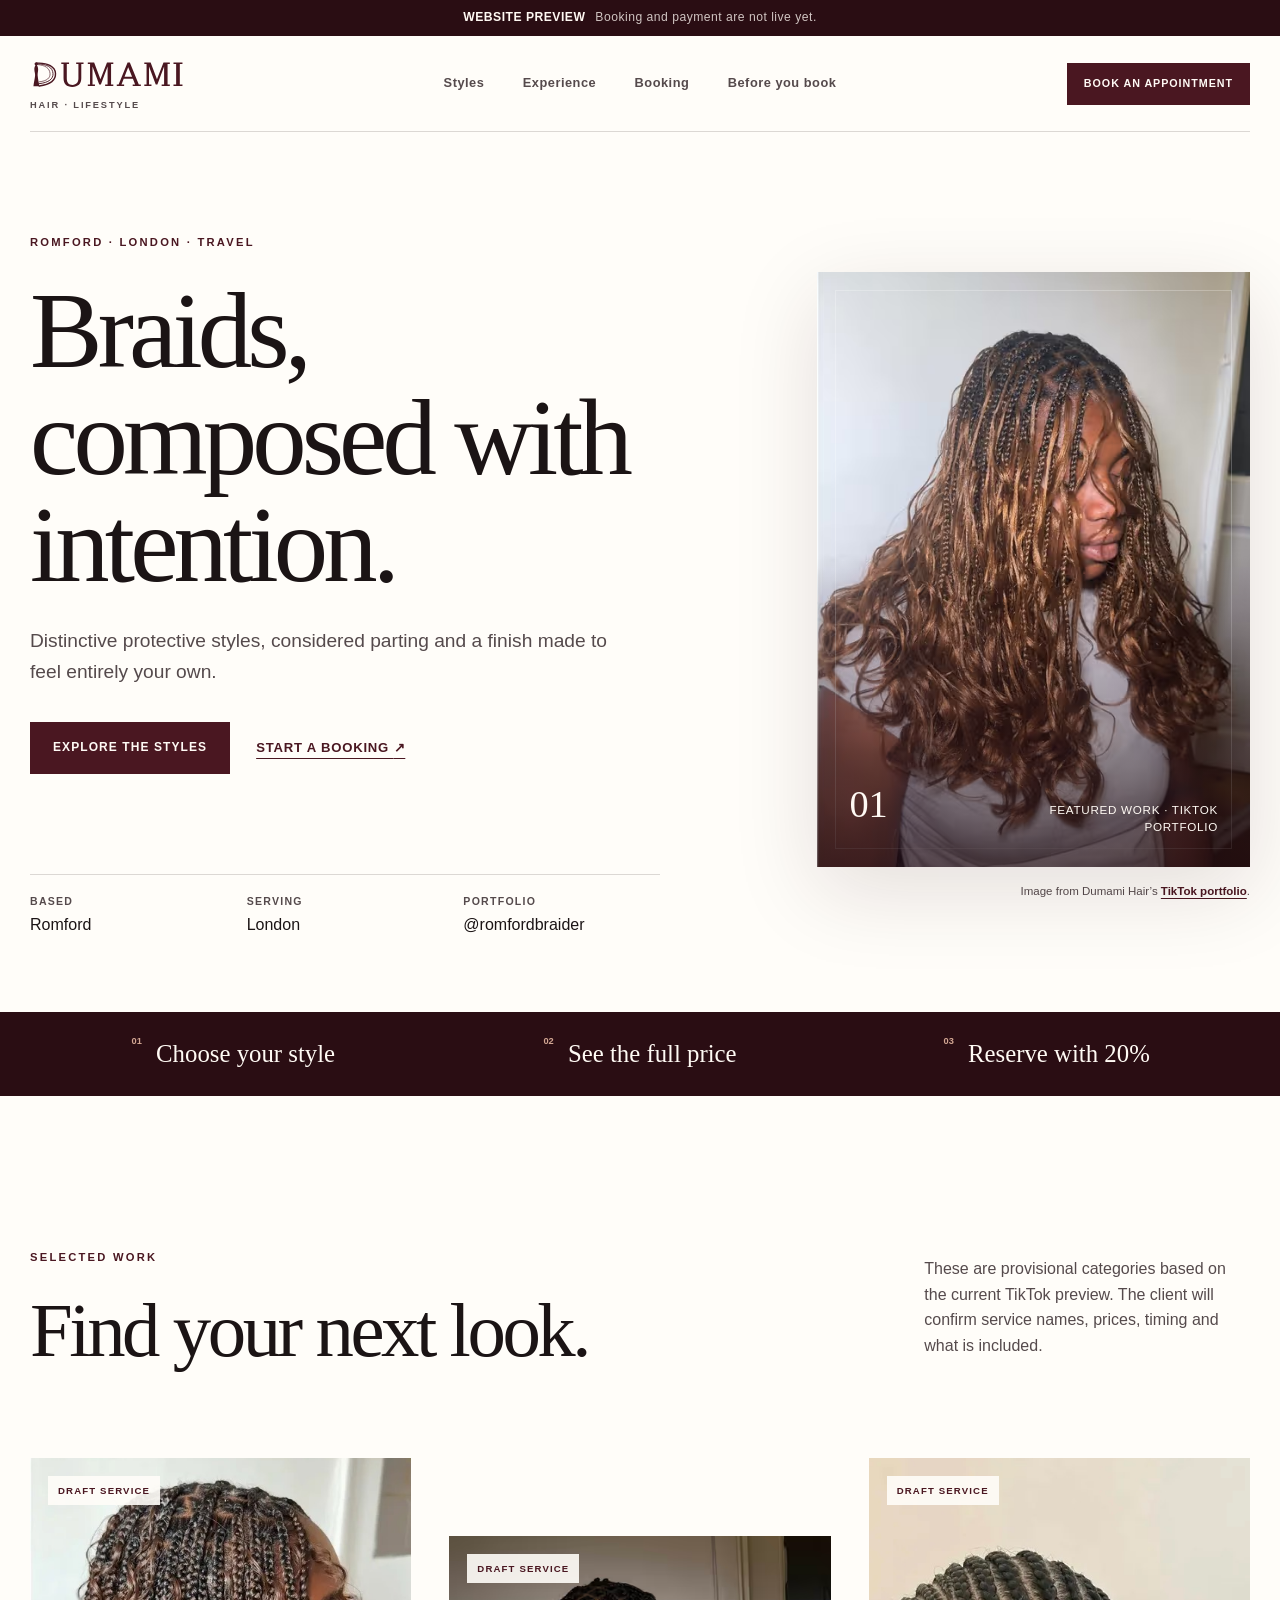
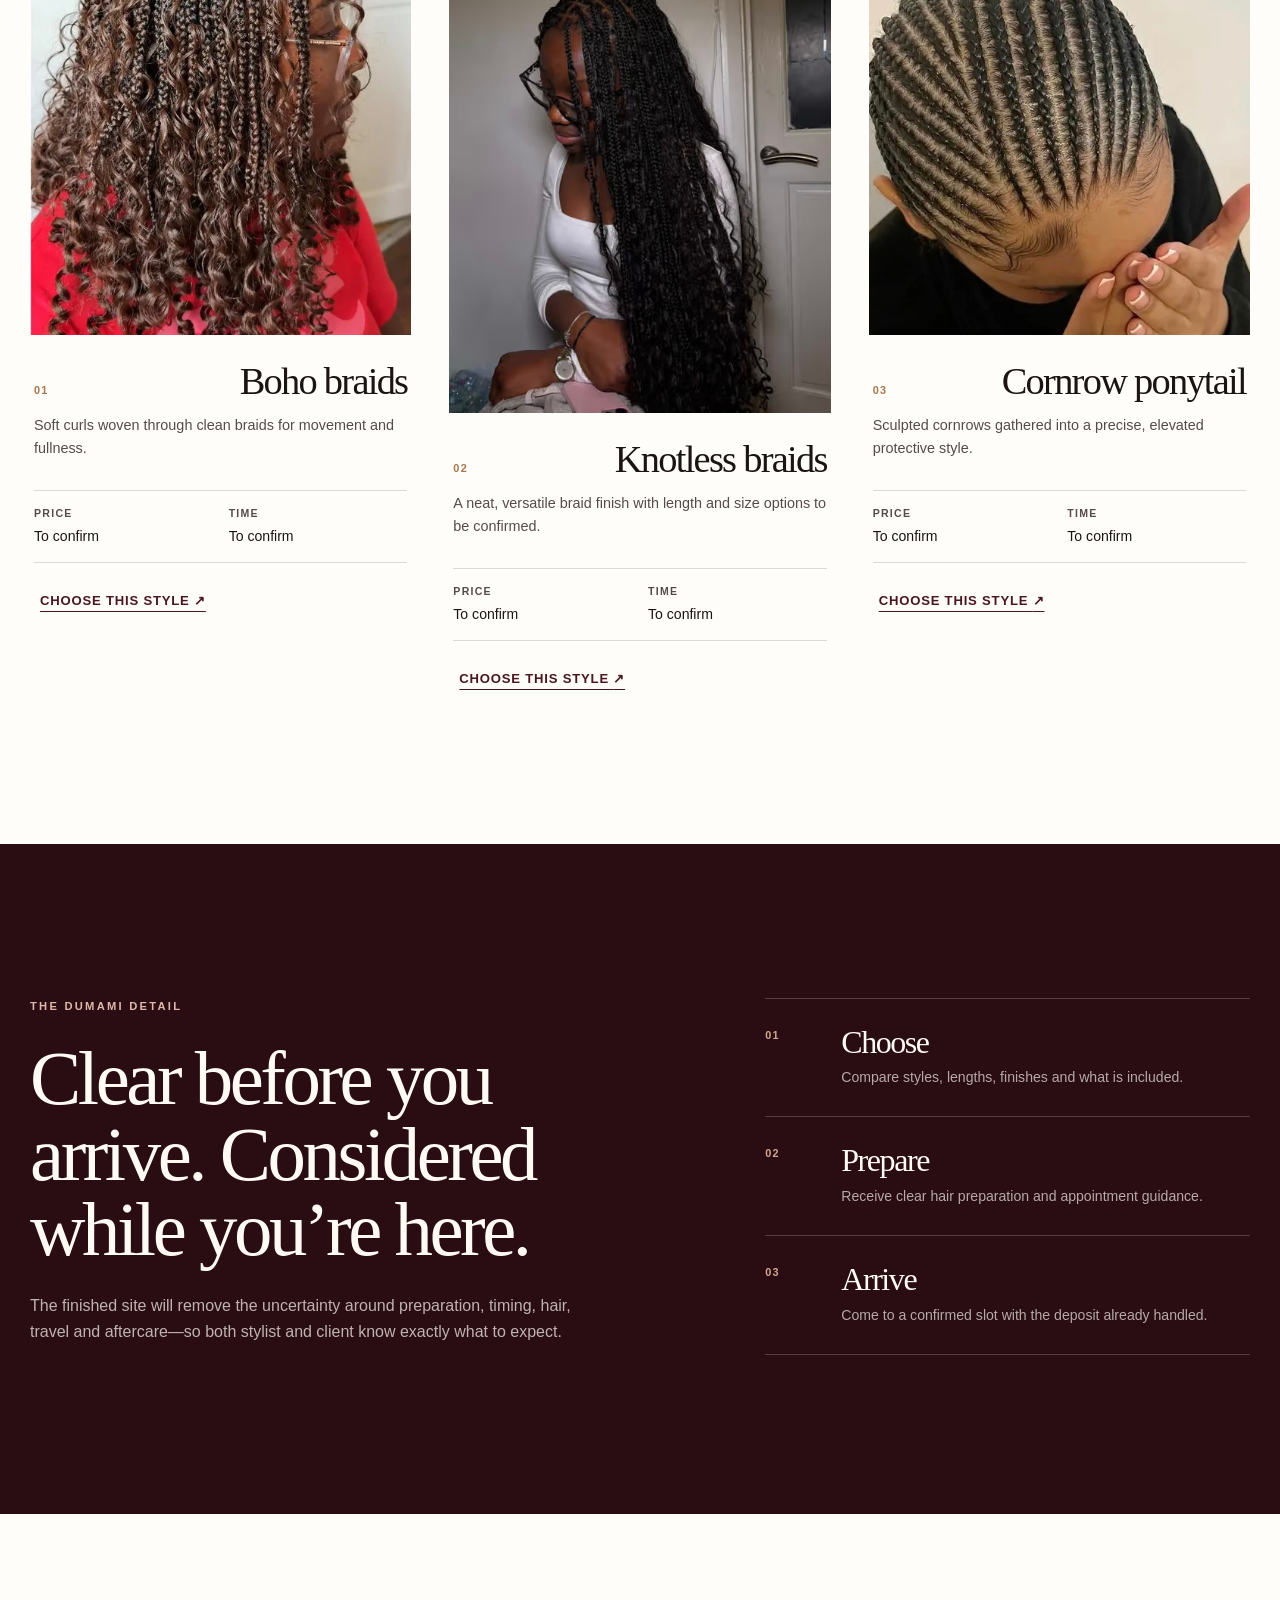
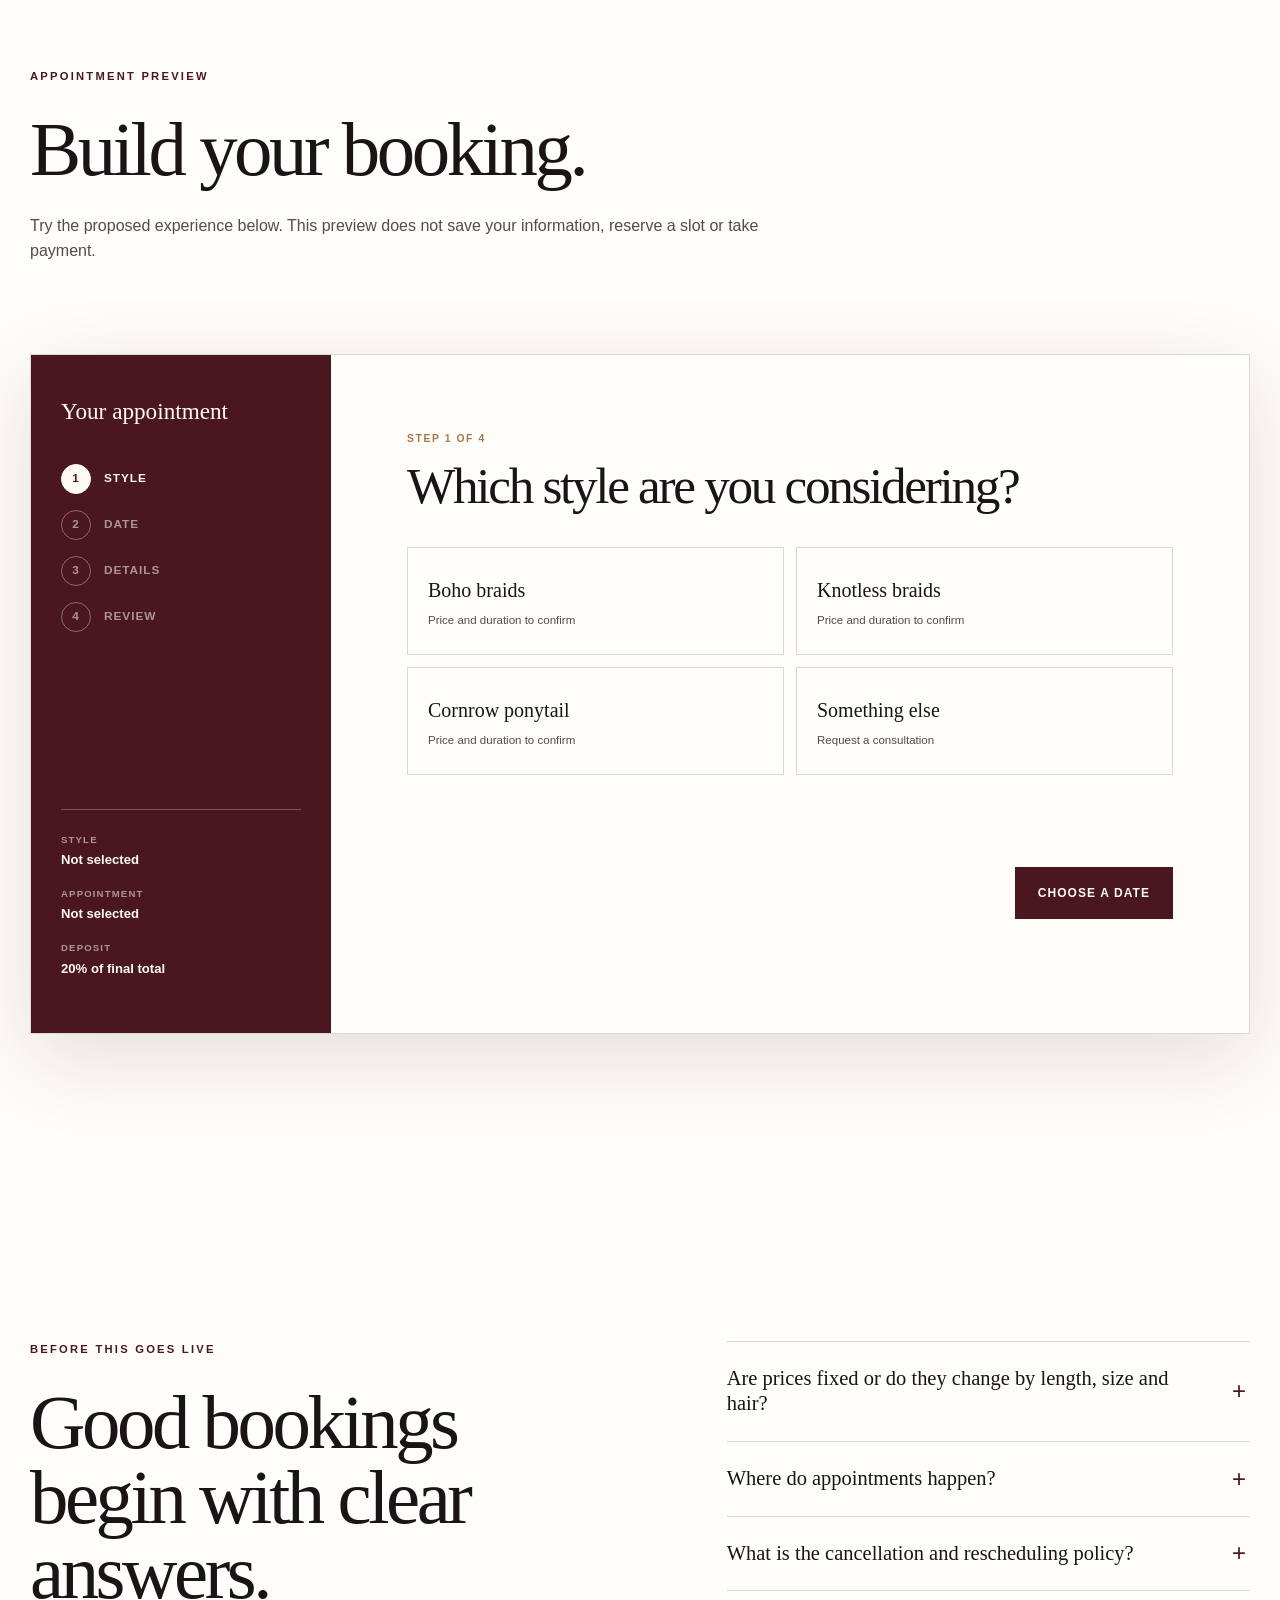
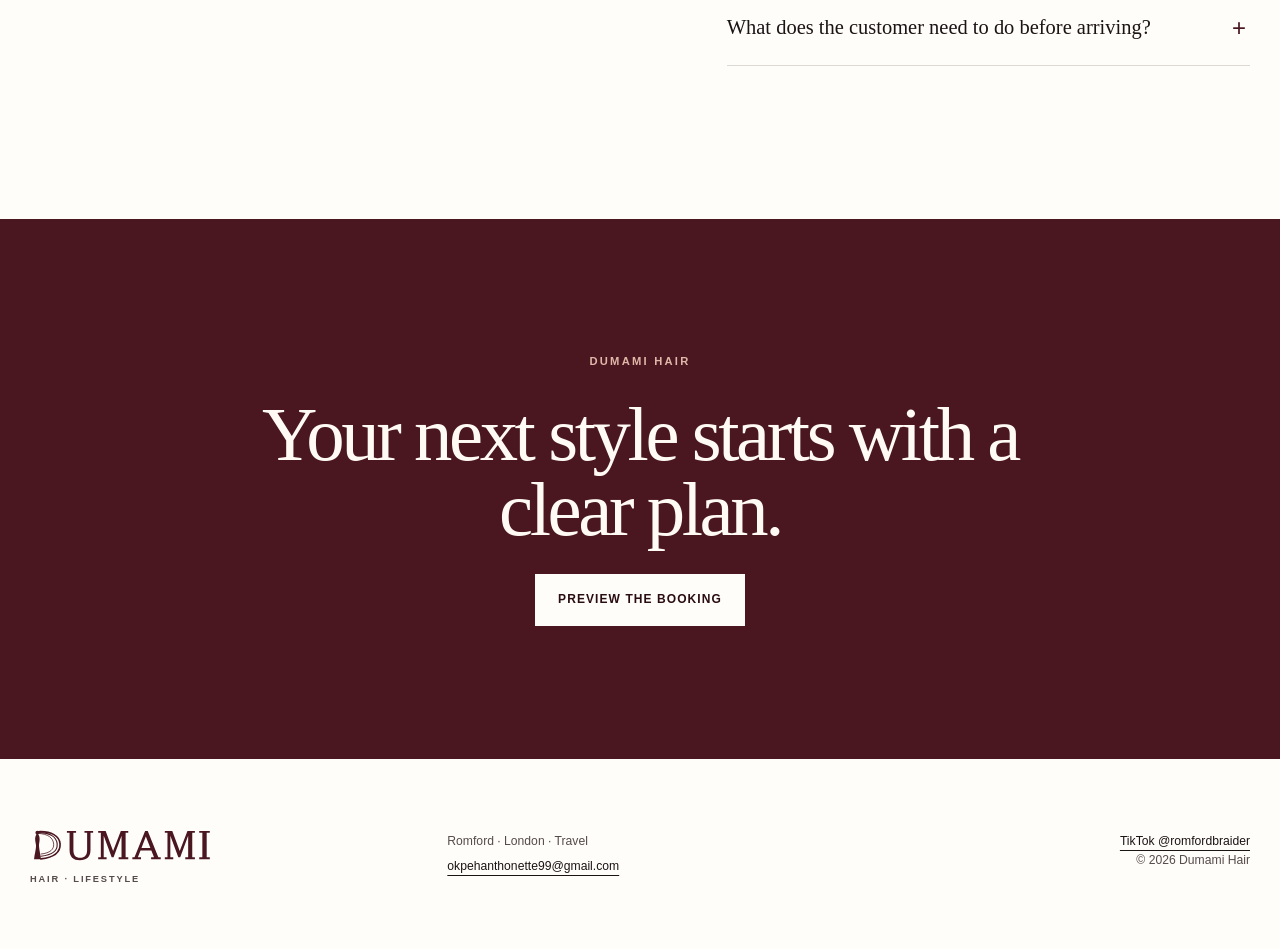
<file: index.html>
<!doctype html>
<html lang="en-GB">
  <head>
    <meta charset="UTF-8" />
    <meta name="viewport" content="width=device-width, initial-scale=1" />
    <meta
      name="description"
      content="Dumami Hair - an editorial portfolio and appointment experience for braids in Romford and London."
    />
    <meta name="theme-color" content="#f6efe6" />
    <title>Dumami Hair | Braids in Romford &amp; London</title>
    <link rel="icon" href="assets/favicon.svg" type="image/svg+xml" />
    <link rel="stylesheet" href="styles.css" />
    <script src="script.js" defer></script>
  </head>
  <body>
    <a class="skip-link" href="#main-content">Skip to content</a>

    <div class="prototype-bar" role="status">
      <span>Website preview</span>
      <p>Booking and payment are not live yet.</p>
    </div>

    <header class="site-header" data-header>
      <a class="brand" href="#top" aria-label="Dumami Hair home">
        <img
          class="brand__wordmark"
          src="assets/brand/logo/dumami-wordmark.svg"
          alt="Dumami Hair"
          width="780"
          height="180"
        />
        <span class="brand__descriptor">Hair · Lifestyle</span>
      </a>

      <button
        class="nav-toggle"
        type="button"
        aria-expanded="false"
        aria-controls="primary-nav"
        data-nav-toggle
      >
        <span class="sr-only">Open navigation</span>
        <span aria-hidden="true"></span>
        <span aria-hidden="true"></span>
      </button>

      <nav class="site-nav" id="primary-nav" aria-label="Primary navigation" data-nav>
        <a href="#styles">Styles</a>
        <a href="#experience">Experience</a>
        <a href="#booking">Booking</a>
        <a href="#questions">Before you book</a>
      </nav>

      <a class="button button--small header-cta" href="#booking">Book an appointment</a>
    </header>

    <main id="main-content">
      <section class="hero" id="top">
        <div class="hero__copy">
          <p class="eyebrow">Romford · London · Travel</p>
          <h1>Braids, composed with intention.</h1>
          <p class="hero__lead">
            Distinctive protective styles, considered parting and a finish made to feel
            entirely your own.
          </p>
          <div class="button-row">
            <a class="button" href="#styles">Explore the styles</a>
            <a class="text-link" href="#booking">Start a booking <span aria-hidden="true">↗</span></a>
          </div>
          <dl class="hero__facts" aria-label="Dumami Hair highlights">
            <div>
              <dt>Based</dt>
              <dd>Romford</dd>
            </div>
            <div>
              <dt>Serving</dt>
              <dd>London</dd>
            </div>
            <div>
              <dt>Portfolio</dt>
              <dd>@romfordbraider</dd>
            </div>
          </dl>
        </div>

        <div class="hero__visual">
          <div class="hero__frame">
            <img
              class="portfolio-image portfolio-image--hero"
              src="assets/portfolio/tiktok-01.avif"
              alt="French curl braids styled by Dumami Hair"
              width="503"
              height="720"
              decoding="async"
              fetchpriority="high"
            />
            <div class="visual-note">
              <span>01</span>
              <p>Featured work · TikTok portfolio</p>
            </div>
          </div>
          <p class="hero__caption">
            Image from Dumami Hair’s
            <a href="https://www.tiktok.com/@romfordbraider/video/7662312203839753494" target="_blank" rel="noopener noreferrer">TikTok portfolio</a>.
          </p>
        </div>
      </section>

      <section class="signal-strip" aria-label="Proposed booking experience">
        <p><span>01</span> Choose your style</p>
        <p><span>02</span> See the full price</p>
        <p><span>03</span> Reserve with 20%</p>
      </section>

      <section class="section styles-section" id="styles">
        <header class="section-heading section-heading--split">
          <div>
            <p class="eyebrow">Selected work</p>
            <h2>Find your next look.</h2>
          </div>
          <p>
            These are provisional categories based on the current TikTok preview. The client
            will confirm service names, prices, timing and what is included.
          </p>
        </header>

        <div class="style-grid">
          <article class="style-card">
            <div class="style-card__visual style-card__visual--one">
              <a
                class="style-card__media"
                href="https://www.tiktok.com/@romfordbraider/video/7654284332038688022"
                target="_blank"
                rel="noopener noreferrer"
                aria-label="View Dumami Hair’s short boho braids post on TikTok"
              >
                <img
                  class="portfolio-image"
                  src="assets/portfolio/tiktok-03.jpg"
                  alt="Short boho braids with curls styled by Dumami Hair"
                  width="503"
                  height="720"
                  loading="lazy"
                  decoding="async"
                />
              </a>
              <span class="draft-label">Draft service</span>
            </div>
            <div class="style-card__body">
              <div>
                <p class="style-card__number">01</p>
                <h3>Boho braids</h3>
              </div>
              <p>Soft curls woven through clean braids for movement and fullness.</p>
              <dl class="service-meta">
                <div><dt>Price</dt><dd>To confirm</dd></div>
                <div><dt>Time</dt><dd>To confirm</dd></div>
              </dl>
              <button class="text-button" type="button" data-service-pick="Boho braids">
                Choose this style <span aria-hidden="true">↗</span>
              </button>
            </div>
          </article>

          <article class="style-card style-card--offset">
            <div class="style-card__visual style-card__visual--two">
              <a
                class="style-card__media"
                href="https://www.tiktok.com/@romfordbraider/video/7653390003329977622"
                target="_blank"
                rel="noopener noreferrer"
                aria-label="View this braided style by Dumami Hair on TikTok"
              >
                <img
                  class="portfolio-image"
                  src="assets/portfolio/tiktok-04.avif"
                  alt="Braided style from Dumami Hair’s TikTok portfolio"
                  width="503"
                  height="720"
                  loading="lazy"
                  decoding="async"
                />
              </a>
              <span class="draft-label">Draft service</span>
            </div>
            <div class="style-card__body">
              <div>
                <p class="style-card__number">02</p>
                <h3>Knotless braids</h3>
              </div>
              <p>A neat, versatile braid finish with length and size options to be confirmed.</p>
              <dl class="service-meta">
                <div><dt>Price</dt><dd>To confirm</dd></div>
                <div><dt>Time</dt><dd>To confirm</dd></div>
              </dl>
              <button class="text-button" type="button" data-service-pick="Knotless braids">
                Choose this style <span aria-hidden="true">↗</span>
              </button>
            </div>
          </article>

          <article class="style-card">
            <div class="style-card__visual style-card__visual--three">
              <a
                class="style-card__media"
                href="https://www.tiktok.com/@romfordbraider/video/7649268003665726742"
                target="_blank"
                rel="noopener noreferrer"
                aria-label="View Dumami Hair’s clean cornrows post on TikTok"
              >
                <img
                  class="portfolio-image portfolio-image--cornrows"
                  src="assets/portfolio/tiktok-07.jpg"
                  alt="Clean cornrows styled by Dumami Hair"
                  width="503"
                  height="720"
                  loading="lazy"
                  decoding="async"
                />
              </a>
              <span class="draft-label">Draft service</span>
            </div>
            <div class="style-card__body">
              <div>
                <p class="style-card__number">03</p>
                <h3>Cornrow ponytail</h3>
              </div>
              <p>Sculpted cornrows gathered into a precise, elevated protective style.</p>
              <dl class="service-meta">
                <div><dt>Price</dt><dd>To confirm</dd></div>
                <div><dt>Time</dt><dd>To confirm</dd></div>
              </dl>
              <button class="text-button" type="button" data-service-pick="Cornrow ponytail">
                Choose this style <span aria-hidden="true">↗</span>
              </button>
            </div>
          </article>
        </div>
      </section>

      <section class="section experience-section" id="experience">
        <div class="experience-intro">
          <p class="eyebrow eyebrow--light">The Dumami detail</p>
          <h2>Clear before you arrive. Considered while you’re here.</h2>
          <p>
            The finished site will remove the uncertainty around preparation, timing, hair,
            travel and aftercare—so both stylist and client know exactly what to expect.
          </p>
        </div>
        <ol class="experience-steps">
          <li>
            <span>01</span>
            <div><h3>Choose</h3><p>Compare styles, lengths, finishes and what is included.</p></div>
          </li>
          <li>
            <span>02</span>
            <div><h3>Prepare</h3><p>Receive clear hair preparation and appointment guidance.</p></div>
          </li>
          <li>
            <span>03</span>
            <div><h3>Arrive</h3><p>Come to a confirmed slot with the deposit already handled.</p></div>
          </li>
        </ol>
      </section>

      <section class="section booking-section" id="booking">
        <header class="section-heading booking-heading">
          <p class="eyebrow">Appointment preview</p>
          <h2>Build your booking.</h2>
          <p>
            Try the proposed experience below. This preview does not save your information,
            reserve a slot or take payment.
          </p>
        </header>

        <div class="booking-shell">
          <aside class="booking-progress" aria-label="Booking progress">
            <p class="booking-progress__label">Your appointment</p>
            <ol>
              <li class="is-active" data-progress="1"><span>1</span> Style</li>
              <li data-progress="2"><span>2</span> Date</li>
              <li data-progress="3"><span>3</span> Details</li>
              <li data-progress="4"><span>4</span> Review</li>
            </ol>
            <div class="booking-summary" data-booking-summary>
              <p><span>Style</span><strong data-summary-service>Not selected</strong></p>
              <p><span>Appointment</span><strong data-summary-date>Not selected</strong></p>
              <p><span>Deposit</span><strong>20% of final total</strong></p>
            </div>
          </aside>

          <form class="booking-form" data-booking-form novalidate>
            <div class="form-step is-active" data-step="1">
              <p class="step-kicker">Step 1 of 4</p>
              <h3>Which style are you considering?</h3>
              <fieldset class="choice-grid">
                <legend class="sr-only">Select a hairstyle</legend>
                <label class="choice-card">
                  <input type="radio" name="service" value="Boho braids" required />
                  <span><strong>Boho braids</strong><small>Price and duration to confirm</small></span>
                </label>
                <label class="choice-card">
                  <input type="radio" name="service" value="Knotless braids" required />
                  <span><strong>Knotless braids</strong><small>Price and duration to confirm</small></span>
                </label>
                <label class="choice-card">
                  <input type="radio" name="service" value="Cornrow ponytail" required />
                  <span><strong>Cornrow ponytail</strong><small>Price and duration to confirm</small></span>
                </label>
                <label class="choice-card">
                  <input type="radio" name="service" value="Something else" required />
                  <span><strong>Something else</strong><small>Request a consultation</small></span>
                </label>
              </fieldset>
              <p class="form-error" data-error="1" role="alert"></p>
              <div class="form-actions form-actions--end">
                <button class="button" type="button" data-next>Choose a date</button>
              </div>
            </div>

            <div class="form-step" data-step="2" hidden>
              <p class="step-kicker">Step 2 of 4</p>
              <h3>Choose a provisional date and time.</h3>
              <p class="field-help">Sample availability only. Live availability will sync with the stylist’s calendar.</p>
              <fieldset>
                <legend>Date</legend>
                <div class="date-grid" data-date-grid></div>
              </fieldset>
              <fieldset>
                <legend>Time</legend>
                <div class="time-grid">
                  <label><input type="radio" name="time" value="09:00" required /><span>09:00</span></label>
                  <label><input type="radio" name="time" value="12:30" required /><span>12:30</span></label>
                  <label><input type="radio" name="time" value="16:00" required /><span>16:00</span></label>
                </div>
              </fieldset>
              <p class="form-error" data-error="2" role="alert"></p>
              <div class="form-actions">
                <button class="button button--ghost" type="button" data-back>Back</button>
                <button class="button" type="button" data-next>Your details</button>
              </div>
            </div>

            <div class="form-step" data-step="3" hidden>
              <p class="step-kicker">Step 3 of 4</p>
              <h3>Tell us how to reach you.</h3>
              <div class="field-grid">
                <label>
                  <span>First name</span>
                  <input type="text" name="firstName" autocomplete="given-name" required />
                </label>
                <label>
                  <span>Last name</span>
                  <input type="text" name="lastName" autocomplete="family-name" required />
                </label>
                <label>
                  <span>Email</span>
                  <input type="email" name="email" autocomplete="email" required />
                </label>
                <label>
                  <span>Phone</span>
                  <input type="tel" name="phone" autocomplete="tel" required />
                </label>
                <label class="field-span">
                  <span>Appointment location</span>
                  <select name="location" required>
                    <option value="">Choose an option</option>
                    <option value="Romford appointment">Romford appointment</option>
                    <option value="Travel request">Travel request</option>
                    <option value="Not sure yet">Not sure yet</option>
                  </select>
                </label>
                <label class="field-span">
                  <span>Notes for the stylist <small>(optional)</small></span>
                  <textarea name="notes" rows="4" placeholder="Preferred length, colour or anything else you want to ask."></textarea>
                </label>
              </div>
              <p class="form-error" data-error="3" role="alert"></p>
              <div class="form-actions">
                <button class="button button--ghost" type="button" data-back>Back</button>
                <button class="button" type="button" data-next>Review request</button>
              </div>
            </div>

            <div class="form-step" data-step="4" hidden>
              <p class="step-kicker">Step 4 of 4</p>
              <h3>Review the proposed booking.</h3>
              <div class="review-card">
                <dl>
                  <div><dt>Style</dt><dd data-review-service>—</dd></div>
                  <div><dt>Date and time</dt><dd data-review-date>—</dd></div>
                  <div><dt>Location</dt><dd data-review-location>—</dd></div>
                  <div><dt>Price</dt><dd>Pending client confirmation</dd></div>
                  <div><dt>Deposit</dt><dd>20% of the confirmed total</dd></div>
                </dl>
              </div>
              <div class="payment-note">
                <span aria-hidden="true">i</span>
                <p>
                  The live site will open secure checkout here. Payment is not connected in this prototype,
                  and clicking below will not submit or store your details.
                </p>
              </div>
              <div class="form-actions">
                <button class="button button--ghost" type="button" data-back>Back</button>
                <button class="button" type="submit">Preview confirmation</button>
              </div>
            </div>

            <div class="booking-success" data-booking-success hidden tabindex="-1">
              <p class="eyebrow">Preview complete</p>
              <h3>This is how confirmation will feel.</h3>
              <p>
                The live version will confirm payment, add the appointment to the calendar and send both
                the client and stylist the booking details. Nothing was submitted from this preview.
              </p>
              <button class="text-button" type="button" data-restart>Start again <span aria-hidden="true">↗</span></button>
            </div>
          </form>
        </div>
      </section>

      <section class="section questions-section" id="questions">
        <div>
          <p class="eyebrow">Before this goes live</p>
          <h2>Good bookings begin with clear answers.</h2>
        </div>
        <div class="questions-list">
          <details>
            <summary>Are prices fixed or do they change by length, size and hair?</summary>
            <p>We need exact pricing rules before the website can calculate a 20% deposit.</p>
          </details>
          <details>
            <summary>Where do appointments happen?</summary>
            <p>We need the Romford setup, travel area, travel fees and any postcode restrictions.</p>
          </details>
          <details>
            <summary>What is the cancellation and rescheduling policy?</summary>
            <p>The policy must explain fairly when a deposit moves, is refunded or may be retained.</p>
          </details>
          <details>
            <summary>What does the customer need to do before arriving?</summary>
            <p>Preparation, hair requirements and late-arrival rules should be clear before payment.</p>
          </details>
        </div>
      </section>

      <section class="final-cta">
        <p class="eyebrow eyebrow--light">Dumami Hair</p>
        <h2>Your next style starts with a clear plan.</h2>
        <a class="button button--light" href="#booking">Preview the booking</a>
      </section>
    </main>

    <footer class="site-footer">
      <a class="brand brand--footer" href="#top">
        <img
          class="brand__wordmark"
          src="assets/brand/logo/dumami-wordmark.svg"
          alt="Dumami Hair"
          width="780"
          height="180"
          loading="lazy"
        />
        <span class="brand__descriptor">Hair · Lifestyle</span>
      </a>
      <div>
        <p>Romford · London · Travel</p>
        <a href="mailto:okpehanthonette99@gmail.com">okpehanthonette99@gmail.com</a>
      </div>
      <div>
        <a href="https://www.tiktok.com/@romfordbraider" rel="noreferrer">TikTok @romfordbraider</a>
        <p>© <span data-year></span> Dumami Hair</p>
      </div>
    </footer>
  </body>
</html>
</file>
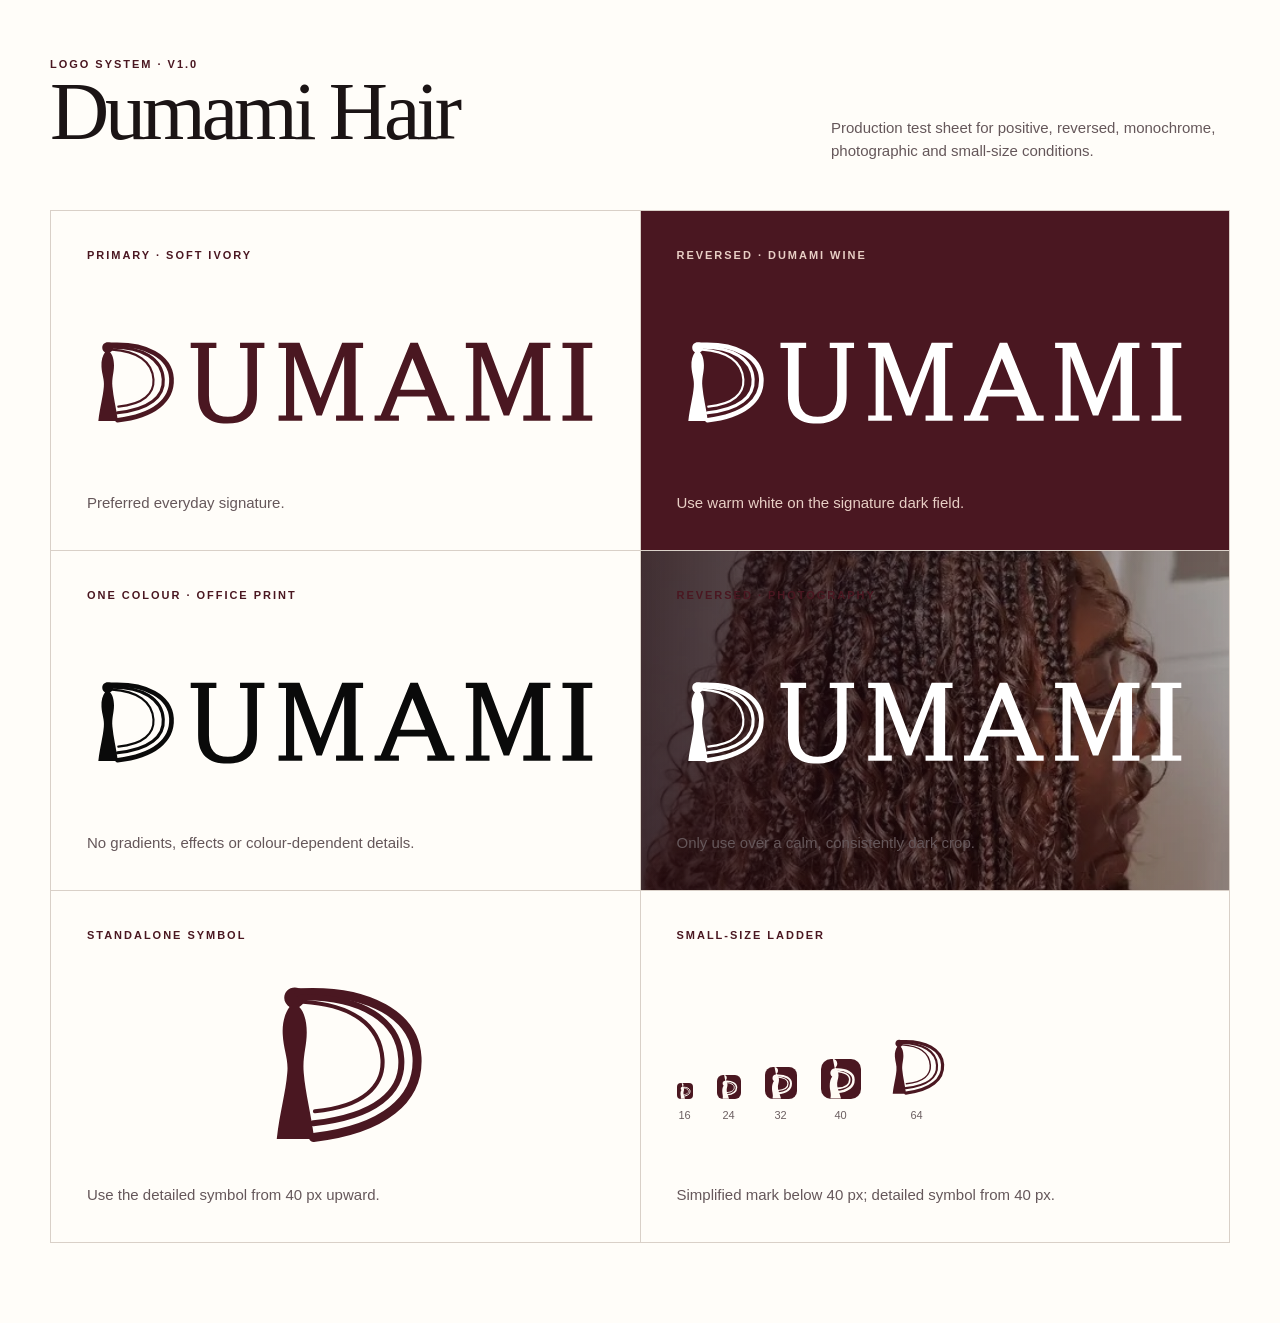
<file: assets/brand/logo/logo-test-sheet.html>
<!doctype html>
<html lang="en-GB">
  <head>
    <meta charset="utf-8" />
    <meta name="viewport" content="width=device-width, initial-scale=1" />
    <title>Dumami Hair logo test sheet</title>
    <style>
      :root { --wine:#4a1721; --deep:#2a0d13; --ivory:#f6efe6; --paper:#fffdf9; --ink:#1b1415; }
      * { box-sizing: border-box; }
      body { margin:0; background:var(--paper); color:var(--ink); font:15px/1.5 Arial, Helvetica, sans-serif; }
      main { width:min(1180px,calc(100% - 40px)); margin:auto; padding:56px 0 80px; }
      h1 { margin:0 0 12px; font:400 clamp(42px,7vw,82px)/.95 Georgia,serif; letter-spacing:-.05em; }
      h2 { margin:0 0 20px; font:400 28px/1 Georgia,serif; }
      p { margin:0; color:#65575a; }
      .intro { display:grid; grid-template-columns:1.3fr .7fr; gap:40px; align-items:end; margin-bottom:48px; }
      .label { color:var(--wine); font-size:11px; font-weight:800; letter-spacing:.18em; text-transform:uppercase; }
      .grid { display:grid; grid-template-columns:repeat(2,minmax(0,1fr)); border-top:1px solid #d9d0c8; border-left:1px solid #d9d0c8; }
      .panel { min-height:340px; padding:36px; border-right:1px solid #d9d0c8; border-bottom:1px solid #d9d0c8; display:flex; flex-direction:column; justify-content:space-between; gap:30px; }
      .panel img { width:100%; height:auto; }
      .panel--wine { background:var(--wine); color:#fffaf4; }
      .panel--wine p,.panel--wine .label { color:#e8cfc5; }
      .panel--wine img { filter:brightness(0) invert(1); }
      .panel--mono img { filter:grayscale(1) brightness(.28); }
      .symbol { max-width:180px; align-self:center; }
      .sizes { display:flex; align-items:flex-end; gap:24px; min-height:120px; }
      .sizes figure { margin:0; display:grid; gap:8px; justify-items:center; }
      .sizes img { width:var(--size); height:var(--size); }
      .sizes figcaption { color:#6c5f61; font-size:11px; }
      .photo { background:linear-gradient(90deg,rgba(32,9,14,.84),rgba(32,9,14,.3)),url('../../portfolio/tiktok-03.jpg') center 35%/cover; }
      .photo img { filter:brightness(0) invert(1); }
      @media (max-width:700px) { .intro,.grid { grid-template-columns:1fr; } main{width:min(100% - 24px,1180px);padding-top:32px}.panel{min-height:280px;padding:24px}.sizes{gap:14px;overflow:hidden} }
    </style>
  </head>
  <body>
    <main>
      <header class="intro">
        <div><p class="label">Logo system · v1.0</p><h1>Dumami Hair</h1></div>
        <p>Production test sheet for positive, reversed, monochrome, photographic and small-size conditions.</p>
      </header>
      <section class="grid" aria-label="Logo tests">
        <article class="panel">
          <p class="label">Primary · soft ivory</p>
          <img src="dumami-wordmark.svg" alt="Dumami wordmark in wine" />
          <p>Preferred everyday signature.</p>
        </article>
        <article class="panel panel--wine">
          <p class="label">Reversed · Dumami Wine</p>
          <img src="dumami-wordmark.svg" alt="Dumami wordmark reversed in warm white" />
          <p>Use warm white on the signature dark field.</p>
        </article>
        <article class="panel panel--mono">
          <p class="label">One colour · office print</p>
          <img src="dumami-primary.svg" alt="Dumami horizontal lockup in one colour" />
          <p>No gradients, effects or colour-dependent details.</p>
        </article>
        <article class="panel photo">
          <p class="label">Reversed · photography</p>
          <img src="dumami-wordmark.svg" alt="Dumami wordmark reversed over portfolio photography" />
          <p>Only use over a calm, consistently dark crop.</p>
        </article>
        <article class="panel">
          <p class="label">Standalone symbol</p>
          <img class="symbol" src="dumami-symbol.svg" alt="Detailed Dumami flowing-hair D symbol with a subtle feminine silhouette" />
          <p>Use the detailed symbol from 40 px upward.</p>
        </article>
        <article class="panel">
          <p class="label">Small-size ladder</p>
          <div class="sizes">
            <figure style="--size:16px"><img src="dumami-symbol-small.svg" alt="" /><figcaption>16</figcaption></figure>
            <figure style="--size:24px"><img src="dumami-symbol-small.svg" alt="" /><figcaption>24</figcaption></figure>
            <figure style="--size:32px"><img src="dumami-symbol-small.svg" alt="" /><figcaption>32</figcaption></figure>
            <figure style="--size:40px"><img src="dumami-symbol-small.svg" alt="" /><figcaption>40</figcaption></figure>
            <figure style="--size:64px"><img src="dumami-symbol.svg" alt="" /><figcaption>64</figcaption></figure>
          </div>
          <p>Simplified mark below 40 px; detailed symbol from 40 px.</p>
        </article>
      </section>
    </main>
  </body>
</html>
</file>
<file: styles.css>
:root {
  --ink: #1b1415;
  --ink-soft: #554a4c;
  --paper: #fffdf9;
  --ivory: #f6efe6;
  --ivory-deep: #eadfd3;
  --wine: #4a1721;
  --wine-dark: #2a0d13;
  --clay: #a46f59;
  --gold: #a6774d;
  --line: rgba(48, 30, 33, 0.17);
  --white-line: rgba(255, 255, 255, 0.2);
  --shadow: 0 24px 80px rgba(48, 19, 25, 0.13);
  --sans: Inter, ui-sans-serif, -apple-system, BlinkMacSystemFont, "Segoe UI", sans-serif;
  --serif: Georgia, "Times New Roman", serif;
  --page: min(1220px, calc(100% - 48px));
  --focus: #bc6c3b;
}

* {
  box-sizing: border-box;
}

html {
  scroll-behavior: smooth;
}

body {
  margin: 0;
  background: var(--paper);
  color: var(--ink);
  font-family: var(--sans);
  font-size: 16px;
  line-height: 1.6;
  -webkit-font-smoothing: antialiased;
}

body.nav-open {
  overflow: hidden;
}

a {
  color: inherit;
}

button,
input,
select,
textarea {
  font: inherit;
}

button,
a {
  -webkit-tap-highlight-color: transparent;
}

button:focus-visible,
a:focus-visible,
input:focus-visible,
select:focus-visible,
textarea:focus-visible,
summary:focus-visible {
  outline: 3px solid var(--focus);
  outline-offset: 3px;
}

img,
svg {
  display: block;
  max-width: 100%;
}

h1,
h2,
h3,
p {
  margin-top: 0;
}

h1,
h2,
h3 {
  font-family: var(--serif);
  font-weight: 400;
  line-height: 0.98;
  letter-spacing: -0.045em;
}

h1 {
  max-width: 780px;
  margin-bottom: 28px;
  font-size: clamp(4.1rem, 8.5vw, 8.75rem);
}

h2 {
  margin-bottom: 26px;
  font-size: clamp(3rem, 6vw, 6.2rem);
}

h3 {
  margin-bottom: 14px;
  font-size: clamp(1.7rem, 3vw, 2.55rem);
}

.sr-only {
  position: absolute;
  width: 1px;
  height: 1px;
  padding: 0;
  margin: -1px;
  overflow: hidden;
  clip: rect(0, 0, 0, 0);
  white-space: nowrap;
  border: 0;
}

.skip-link {
  position: fixed;
  z-index: 1000;
  top: 12px;
  left: 12px;
  padding: 10px 14px;
  background: var(--paper);
  color: var(--ink);
  transform: translateY(-160%);
}

.skip-link:focus {
  transform: translateY(0);
}

.prototype-bar {
  display: flex;
  min-height: 36px;
  align-items: center;
  justify-content: center;
  gap: 10px;
  padding: 7px 24px;
  background: var(--wine-dark);
  color: #fff9f3;
  font-size: 0.76rem;
  letter-spacing: 0.04em;
}

.prototype-bar span {
  font-weight: 750;
  text-transform: uppercase;
}

.prototype-bar p {
  margin: 0;
  color: rgba(255, 249, 243, 0.78);
}

.site-header {
  position: relative;
  z-index: 100;
  display: grid;
  width: var(--page);
  min-height: 96px;
  margin: 0 auto;
  grid-template-columns: 1fr auto 1fr;
  align-items: center;
  border-bottom: 1px solid var(--line);
}

.brand {
  display: inline-flex;
  width: max-content;
  flex-direction: column;
  text-decoration: none;
}

.brand__wordmark {
  width: 156px;
  height: auto;
}

.brand__descriptor {
  margin-top: 7px;
  color: var(--ink-soft);
  font-size: 0.58rem;
  font-weight: 700;
  letter-spacing: 0.2em;
  text-transform: uppercase;
}

.site-nav {
  display: flex;
  align-items: center;
  gap: clamp(20px, 3vw, 44px);
}

.site-nav a,
.site-footer a {
  text-decoration-thickness: 1px;
  text-underline-offset: 5px;
}

.site-nav a {
  position: relative;
  color: var(--ink-soft);
  font-size: 0.8rem;
  font-weight: 650;
  letter-spacing: 0.04em;
  text-decoration: none;
}

.site-nav a::after {
  position: absolute;
  right: 0;
  bottom: -6px;
  left: 0;
  height: 1px;
  background: var(--wine);
  content: "";
  transform: scaleX(0);
  transform-origin: right;
  transition: transform 180ms ease;
}

.site-nav a:hover::after,
.site-nav a:focus-visible::after {
  transform: scaleX(1);
  transform-origin: left;
}

.header-cta {
  justify-self: end;
}

.nav-toggle {
  display: none;
}

.button {
  display: inline-flex;
  min-height: 52px;
  align-items: center;
  justify-content: center;
  padding: 13px 22px;
  border: 1px solid var(--wine);
  background: var(--wine);
  color: #fffaf5;
  cursor: pointer;
  font-size: 0.75rem;
  font-weight: 750;
  letter-spacing: 0.09em;
  text-decoration: none;
  text-transform: uppercase;
  transition: background 160ms ease, color 160ms ease, transform 160ms ease;
}

.button:hover {
  background: var(--wine-dark);
  transform: translateY(-2px);
}

.button--small {
  min-height: 42px;
  padding: 10px 16px;
  font-size: 0.67rem;
}

.button--ghost {
  border-color: var(--line);
  background: transparent;
  color: var(--ink);
}

.button--ghost:hover {
  border-color: var(--wine);
  background: transparent;
  color: var(--wine);
}

.button--light {
  border-color: var(--paper);
  background: var(--paper);
  color: var(--wine-dark);
}

.text-link,
.text-button {
  border: 0;
  background: transparent;
  color: var(--wine);
  cursor: pointer;
  font-size: 0.82rem;
  font-weight: 750;
  letter-spacing: 0.06em;
  text-decoration: underline;
  text-decoration-thickness: 1px;
  text-underline-offset: 6px;
  text-transform: uppercase;
}

.hero {
  display: grid;
  width: var(--page);
  min-height: calc(100vh - 132px);
  margin: 0 auto;
  padding: clamp(60px, 8vw, 112px) 0 74px;
  grid-template-columns: minmax(0, 1.14fr) minmax(300px, 0.72fr);
  align-items: center;
  gap: clamp(54px, 8vw, 120px);
}

.eyebrow {
  margin-bottom: 26px;
  color: var(--wine);
  font-size: 0.7rem;
  font-weight: 800;
  letter-spacing: 0.2em;
  text-transform: uppercase;
}

.eyebrow--light {
  color: #e0b8a9;
}

.hero__lead {
  max-width: 590px;
  margin-bottom: 34px;
  color: var(--ink-soft);
  font-size: clamp(1.05rem, 1.5vw, 1.28rem);
}

.button-row {
  display: flex;
  align-items: center;
  gap: 26px;
}

.hero__facts {
  display: grid;
  max-width: 630px;
  margin: clamp(56px, 8vw, 100px) 0 0;
  padding-top: 18px;
  border-top: 1px solid var(--line);
  grid-template-columns: repeat(3, 1fr);
  gap: 20px;
}

.hero__facts div {
  display: flex;
  flex-direction: column;
  gap: 3px;
}

.hero__facts dt,
.service-meta dt,
.review-card dt {
  color: var(--ink-soft);
  font-size: 0.66rem;
  font-weight: 750;
  letter-spacing: 0.12em;
  text-transform: uppercase;
}

.hero__facts dd,
.service-meta dd,
.review-card dd {
  margin: 0;
}

.hero__visual {
  width: min(100%, 460px);
  justify-self: end;
}

.hero__frame {
  position: relative;
  aspect-ratio: 4 / 5.5;
  overflow: hidden;
  background: var(--wine);
  box-shadow: var(--shadow);
}

.portfolio-image {
  width: 100%;
  height: 100%;
  object-fit: cover;
}

.portfolio-image--hero {
  object-position: center 32%;
}

.hero__frame::after {
  position: absolute;
  inset: 18px;
  border: 1px solid rgba(255, 255, 255, 0.24);
  content: "";
  pointer-events: none;
}

.hero__frame::before {
  position: absolute;
  z-index: 1;
  inset: 0;
  background: linear-gradient(180deg, transparent 48%, rgba(31, 9, 14, 0.7) 100%);
  content: "";
  pointer-events: none;
}

.braid-art {
  position: absolute;
  inset: 0;
  overflow: hidden;
}

.braid-art span {
  position: absolute;
  display: block;
  width: 18%;
  height: 92%;
  border: clamp(5px, 0.8vw, 10px) double rgba(255, 239, 224, 0.78);
  border-top: 0;
  border-radius: 0 0 60% 60%;
  opacity: 0.72;
  transform: rotate(8deg);
}

.braid-art span::before,
.braid-art span::after {
  position: absolute;
  inset: 0 30%;
  border-right: 1px solid rgba(255, 255, 255, 0.45);
  border-left: 1px solid rgba(255, 255, 255, 0.45);
  content: "";
}

.braid-art span:nth-child(1) { left: 2%; top: -18%; }
.braid-art span:nth-child(2) { left: 21%; top: -9%; height: 105%; transform: rotate(4deg); }
.braid-art span:nth-child(3) { left: 41%; top: -16%; height: 110%; transform: rotate(-2deg); }
.braid-art span:nth-child(4) { left: 62%; top: -8%; height: 104%; transform: rotate(-7deg); }
.braid-art span:nth-child(5) { left: 81%; top: -20%; transform: rotate(-10deg); }

.visual-note {
  position: absolute;
  z-index: 2;
  right: 32px;
  bottom: 32px;
  left: 32px;
  display: flex;
  align-items: flex-end;
  justify-content: space-between;
  gap: 24px;
  color: #fffaf4;
}

.visual-note span {
  font-family: var(--serif);
  font-size: 2.4rem;
}

.visual-note p {
  max-width: 170px;
  margin: 0;
  font-size: 0.73rem;
  letter-spacing: 0.06em;
  line-height: 1.4;
  text-align: right;
  text-transform: uppercase;
}

.hero__caption {
  max-width: 360px;
  margin: 16px 0 0 auto;
  color: var(--ink-soft);
  font-size: 0.72rem;
  line-height: 1.5;
  text-align: right;
}

.hero__caption a {
  color: var(--wine);
  font-weight: 700;
  text-underline-offset: 3px;
}

.signal-strip {
  display: grid;
  padding: 22px max(24px, calc((100vw - 1220px) / 2));
  background: var(--wine-dark);
  color: #fffaf4;
  grid-template-columns: repeat(3, 1fr);
}

.signal-strip p {
  margin: 0;
  font-family: var(--serif);
  font-size: clamp(1.1rem, 2vw, 1.55rem);
  text-align: center;
}

.signal-strip span {
  margin-right: 8px;
  color: #d2a693;
  font-family: var(--sans);
  font-size: 0.58rem;
  font-weight: 800;
  vertical-align: top;
}

.section {
  width: var(--page);
  margin: 0 auto;
  padding: clamp(88px, 12vw, 176px) 0;
}

.section-heading {
  margin-bottom: clamp(52px, 7vw, 90px);
}

.section-heading--split {
  display: grid;
  grid-template-columns: minmax(0, 1.5fr) minmax(260px, 0.6fr);
  align-items: end;
  gap: 80px;
}

.section-heading--split h2 {
  max-width: 740px;
  margin-bottom: 0;
}

.section-heading--split > p,
.booking-heading > p:last-child {
  margin-bottom: 10px;
  color: var(--ink-soft);
}

.style-grid {
  display: grid;
  grid-template-columns: repeat(3, minmax(0, 1fr));
  gap: clamp(18px, 3vw, 38px);
}

.style-card {
  min-width: 0;
}

.style-card--offset {
  padding-top: 78px;
}

.style-card__visual {
  position: relative;
  aspect-ratio: 4 / 5;
  overflow: hidden;
  background: #ceb4a4;
}

.style-card__media {
  display: block;
  width: 100%;
  height: 100%;
  overflow: hidden;
}

.style-card__media .portfolio-image {
  transition: transform 420ms cubic-bezier(0.2, 0.7, 0.2, 1);
}

.style-card__media:hover .portfolio-image,
.style-card__media:focus-visible .portfolio-image {
  transform: scale(1.025);
}

.portfolio-image--cornrows {
  object-position: center 24%;
}

.style-card__visual--two {
  background: #823143;
}

.style-card__visual--three {
  background: #302021;
}

.braid-art--card {
  inset: 8% -16% -8% 2%;
}

.braid-art--card span {
  border-color: rgba(255, 250, 244, 0.62);
}

.braid-art--swept {
  transform: rotate(44deg) scale(1.25);
  transform-origin: 40% 10%;
}

.draft-label {
  position: absolute;
  z-index: 3;
  top: 18px;
  left: 18px;
  padding: 7px 10px;
  background: rgba(255, 253, 249, 0.9);
  color: var(--wine);
  font-size: 0.6rem;
  font-weight: 800;
  letter-spacing: 0.12em;
  text-transform: uppercase;
}

.style-card__body {
  padding: 28px 4px 0;
}

.style-card__body > div:first-child {
  display: flex;
  align-items: baseline;
  justify-content: space-between;
  gap: 18px;
}

.style-card__number {
  color: var(--gold);
  font-size: 0.68rem;
  font-weight: 750;
  letter-spacing: 0.12em;
}

.style-card__body > p {
  min-height: 52px;
  color: var(--ink-soft);
  font-size: 0.9rem;
}

.service-meta {
  display: grid;
  margin: 24px 0;
  padding: 14px 0;
  border-top: 1px solid var(--line);
  border-bottom: 1px solid var(--line);
  grid-template-columns: 1fr 1fr;
  gap: 16px;
}

.service-meta div {
  display: flex;
  flex-direction: column;
  gap: 3px;
}

.service-meta dd {
  font-size: 0.88rem;
}

.experience-section {
  display: grid;
  width: 100%;
  max-width: none;
  padding-right: max(24px, calc((100vw - 1220px) / 2));
  padding-left: max(24px, calc((100vw - 1220px) / 2));
  background: var(--wine-dark);
  color: #fffaf4;
  grid-template-columns: minmax(0, 0.9fr) minmax(360px, 0.75fr);
  gap: clamp(70px, 12vw, 180px);
}

.experience-intro h2 {
  max-width: 780px;
}

.experience-intro > p:last-child {
  max-width: 590px;
  color: rgba(255, 250, 244, 0.7);
}

.experience-steps {
  margin: 0;
  padding: 0;
  list-style: none;
}

.experience-steps li {
  display: grid;
  padding: 28px 0;
  border-top: 1px solid var(--white-line);
  grid-template-columns: 58px 1fr;
  gap: 18px;
}

.experience-steps li:last-child {
  border-bottom: 1px solid var(--white-line);
}

.experience-steps > li > span {
  color: #d2a693;
  font-size: 0.68rem;
  font-weight: 800;
  letter-spacing: 0.12em;
}

.experience-steps h3 {
  margin-bottom: 8px;
  font-size: 2rem;
}

.experience-steps p {
  margin: 0;
  color: rgba(255, 250, 244, 0.66);
  font-size: 0.88rem;
}

.booking-heading {
  max-width: 740px;
}

.booking-shell {
  display: grid;
  min-height: 680px;
  border: 1px solid var(--line);
  background: var(--paper);
  box-shadow: var(--shadow);
  grid-template-columns: 300px 1fr;
}

.booking-progress {
  display: flex;
  padding: 38px 30px;
  background: var(--wine);
  color: #fffaf4;
  flex-direction: column;
}

.booking-progress__label {
  margin-bottom: 34px;
  font-family: var(--serif);
  font-size: 1.45rem;
}

.booking-progress ol {
  margin: 0;
  padding: 0;
  list-style: none;
}

.booking-progress li {
  display: flex;
  align-items: center;
  gap: 13px;
  margin-bottom: 16px;
  color: rgba(255, 250, 244, 0.55);
  font-size: 0.74rem;
  font-weight: 750;
  letter-spacing: 0.08em;
  text-transform: uppercase;
}

.booking-progress li span {
  display: grid;
  width: 30px;
  height: 30px;
  border: 1px solid rgba(255, 255, 255, 0.35);
  border-radius: 50%;
  place-items: center;
}

.booking-progress li.is-active {
  color: #fffaf4;
}

.booking-progress li.is-active span,
.booking-progress li.is-complete span {
  border-color: #fffaf4;
  background: #fffaf4;
  color: var(--wine);
}

.booking-summary {
  margin-top: auto;
  padding-top: 22px;
  border-top: 1px solid rgba(255, 255, 255, 0.25);
}

.booking-summary p {
  display: flex;
  margin-bottom: 16px;
  flex-direction: column;
  gap: 2px;
}

.booking-summary span {
  color: rgba(255, 250, 244, 0.55);
  font-size: 0.6rem;
  font-weight: 750;
  letter-spacing: 0.12em;
  text-transform: uppercase;
}

.booking-summary strong {
  font-size: 0.82rem;
  font-weight: 550;
}

.booking-form {
  display: flex;
  min-width: 0;
  padding: clamp(34px, 6vw, 76px);
  align-items: stretch;
}

.form-step {
  width: 100%;
}

.step-kicker {
  margin-bottom: 14px;
  color: var(--gold);
  font-size: 0.65rem;
  font-weight: 800;
  letter-spacing: 0.15em;
  text-transform: uppercase;
}

.form-step h3,
.booking-success h3 {
  max-width: 680px;
  margin-bottom: 36px;
  font-size: clamp(2.3rem, 4vw, 4.3rem);
}

fieldset {
  min-width: 0;
  margin: 0 0 30px;
  padding: 0;
  border: 0;
}

legend,
.field-grid label > span {
  display: block;
  margin-bottom: 10px;
  font-size: 0.71rem;
  font-weight: 780;
  letter-spacing: 0.08em;
  text-transform: uppercase;
}

.choice-grid {
  display: grid;
  grid-template-columns: repeat(2, minmax(0, 1fr));
  gap: 12px;
}

.choice-card {
  position: relative;
  display: block;
  cursor: pointer;
}

.choice-card input {
  position: absolute;
  inset: 0;
  width: 100%;
  height: 100%;
  margin: 0;
  cursor: pointer;
  opacity: 0;
}

.choice-card span {
  display: flex;
  min-height: 108px;
  padding: 20px;
  border: 1px solid var(--line);
  flex-direction: column;
  justify-content: center;
  transition: border-color 160ms ease, background 160ms ease;
}

.choice-card strong {
  margin-bottom: 5px;
  font-family: var(--serif);
  font-size: 1.25rem;
  font-weight: 400;
}

.choice-card small {
  color: var(--ink-soft);
  font-size: 0.72rem;
}

.choice-card input:checked + span,
.choice-card input:focus-visible + span {
  border-color: var(--wine);
  background: var(--ivory);
}

.date-grid,
.time-grid {
  display: grid;
  grid-template-columns: repeat(4, minmax(0, 1fr));
  gap: 10px;
}

.date-grid label,
.time-grid label {
  position: relative;
  cursor: pointer;
}

.date-grid input,
.time-grid input {
  position: absolute;
  opacity: 0;
}

.date-grid label > span,
.time-grid label > span {
  display: flex;
  min-height: 74px;
  align-items: center;
  justify-content: center;
  padding: 10px;
  border: 1px solid var(--line);
  flex-direction: column;
  font-size: 0.8rem;
  line-height: 1.3;
  text-align: center;
}

.date-grid strong {
  font-family: var(--serif);
  font-size: 1.3rem;
  font-weight: 400;
}

.date-grid small {
  color: var(--ink-soft);
  font-size: 0.64rem;
  text-transform: uppercase;
}

.date-grid input:checked + span,
.time-grid input:checked + span,
.date-grid input:focus-visible + span,
.time-grid input:focus-visible + span {
  border-color: var(--wine);
  background: var(--wine);
  color: #fffaf4;
}

.date-grid input:checked + span small {
  color: rgba(255, 250, 244, 0.7);
}

.field-help {
  margin: -22px 0 30px;
  color: var(--ink-soft);
  font-size: 0.82rem;
}

.field-grid {
  display: grid;
  grid-template-columns: repeat(2, minmax(0, 1fr));
  gap: 22px 16px;
}

.field-span {
  grid-column: 1 / -1;
}

.field-grid label > span small {
  color: var(--ink-soft);
  font-weight: 500;
  letter-spacing: 0;
  text-transform: none;
}

input[type="text"],
input[type="email"],
input[type="tel"],
select,
textarea {
  width: 100%;
  border: 1px solid var(--line);
  border-radius: 0;
  background: #fff;
  color: var(--ink);
}

input[type="text"],
input[type="email"],
input[type="tel"],
select {
  height: 51px;
  padding: 0 14px;
}

textarea {
  padding: 13px 14px;
  resize: vertical;
}

.form-actions {
  display: flex;
  margin-top: 38px;
  justify-content: space-between;
  gap: 14px;
}

.form-actions--end {
  justify-content: flex-end;
}

.form-error {
  min-height: 24px;
  margin: 16px 0 0;
  color: #8b1c2d;
  font-size: 0.8rem;
  font-weight: 650;
}

.review-card {
  padding: 12px 28px;
  background: var(--ivory);
}

.review-card dl {
  margin: 0;
}

.review-card dl > div {
  display: grid;
  padding: 14px 0;
  border-bottom: 1px solid var(--line);
  grid-template-columns: 150px 1fr;
  gap: 18px;
}

.review-card dl > div:last-child {
  border-bottom: 0;
}

.payment-note {
  display: grid;
  margin-top: 22px;
  padding: 16px 18px;
  border: 1px solid var(--line);
  grid-template-columns: 26px 1fr;
  gap: 12px;
}

.payment-note > span {
  display: grid;
  width: 24px;
  height: 24px;
  border: 1px solid var(--wine);
  border-radius: 50%;
  color: var(--wine);
  font-family: var(--serif);
  place-items: center;
}

.payment-note p {
  margin: 0;
  color: var(--ink-soft);
  font-size: 0.77rem;
}

.booking-success {
  width: 100%;
  align-self: center;
}

.booking-success p:not(.eyebrow) {
  max-width: 650px;
  margin-bottom: 32px;
  color: var(--ink-soft);
}

.questions-section {
  display: grid;
  grid-template-columns: minmax(0, 0.85fr) minmax(360px, 0.8fr);
  gap: clamp(70px, 11vw, 160px);
}

.questions-list {
  border-top: 1px solid var(--line);
}

details {
  border-bottom: 1px solid var(--line);
}

summary {
  position: relative;
  padding: 24px 48px 24px 0;
  cursor: pointer;
  font-family: var(--serif);
  font-size: 1.28rem;
  line-height: 1.25;
  list-style: none;
}

summary::-webkit-details-marker {
  display: none;
}

summary::after {
  position: absolute;
  top: 50%;
  right: 4px;
  color: var(--wine);
  content: "+";
  font-family: var(--sans);
  font-size: 1.5rem;
  transform: translateY(-50%);
}

details[open] summary::after {
  content: "−";
}

details p {
  margin: -6px 50px 24px 0;
  color: var(--ink-soft);
  font-size: 0.88rem;
}

.final-cta {
  display: flex;
  min-height: 540px;
  padding: 80px 24px;
  background: var(--wine);
  color: #fffaf4;
  align-items: center;
  flex-direction: column;
  justify-content: center;
  text-align: center;
}

.final-cta h2 {
  max-width: 890px;
}

.site-footer {
  display: grid;
  width: var(--page);
  min-height: 190px;
  margin: 0 auto;
  grid-template-columns: 1fr 1fr 1fr;
  align-items: center;
  gap: 32px;
  font-size: 0.76rem;
}

.site-footer > div:last-child {
  text-align: right;
}

.site-footer p {
  margin-bottom: 6px;
  color: var(--ink-soft);
}

.brand--footer .brand__wordmark {
  width: 184px;
}

@media (max-width: 960px) {
  :root {
    --page: min(100% - 36px, 860px);
  }

  .site-header {
    grid-template-columns: 1fr auto;
  }

  .header-cta {
    display: none;
  }

  .nav-toggle {
    display: flex;
    width: 44px;
    height: 44px;
    padding: 12px 8px;
    border: 0;
    background: transparent;
    flex-direction: column;
    justify-content: center;
    gap: 7px;
  }

  .nav-toggle span:not(.sr-only) {
    display: block;
    width: 26px;
    height: 1px;
    background: var(--ink);
    transition: transform 180ms ease;
  }

  .nav-toggle[aria-expanded="true"] span:nth-of-type(2) {
    transform: translateY(4px) rotate(45deg);
  }

  .nav-toggle[aria-expanded="true"] span:nth-of-type(3) {
    transform: translateY(-4px) rotate(-45deg);
  }

  .site-nav {
    position: fixed;
    inset: 132px 0 0;
    display: none;
    padding: 50px 24px;
    background: var(--paper);
    flex-direction: column;
    align-items: flex-start;
  }

  .site-nav.is-open {
    display: flex;
  }

  .site-nav a {
    font-family: var(--serif);
    font-size: 2.5rem;
    font-weight: 400;
  }

  .hero {
    min-height: 0;
    padding-top: 70px;
    grid-template-columns: 1fr;
  }

  .hero__visual {
    width: min(78%, 520px);
    margin-top: 20px;
  }

  .style-grid {
    grid-template-columns: 1fr 1fr;
  }

  .style-card:last-child {
    grid-column: 1 / -1;
    width: calc(50% - 9px);
  }

  .experience-section,
  .questions-section {
    grid-template-columns: 1fr;
  }

  .booking-shell {
    grid-template-columns: 230px 1fr;
  }

  .booking-progress {
    padding: 32px 22px;
  }

  .booking-form {
    padding: 42px 30px;
  }

  .date-grid {
    grid-template-columns: repeat(2, minmax(0, 1fr));
  }
}

@media (max-width: 700px) {
  :root {
    --page: calc(100% - 28px);
  }

  h1 {
    font-size: clamp(3.7rem, 17vw, 6.8rem);
  }

  h2 {
    font-size: clamp(3rem, 13vw, 5.3rem);
  }

  .prototype-bar {
    min-height: 42px;
    flex-wrap: wrap;
    gap: 2px 8px;
    line-height: 1.2;
    text-align: center;
  }

  .site-header {
    min-height: 78px;
  }

  .site-nav {
    inset: 120px 0 0;
  }

  .hero {
    padding-top: 52px;
    gap: 64px;
  }

  .button-row {
    align-items: flex-start;
    flex-direction: column;
  }

  .hero__facts {
    grid-template-columns: 1fr 1fr;
  }

  .hero__facts div:last-child {
    grid-column: 1 / -1;
  }

  .hero__visual {
    width: 88%;
  }

  .signal-strip {
    gap: 16px;
    grid-template-columns: 1fr;
  }

  .signal-strip p {
    text-align: left;
  }

  .section-heading--split,
  .style-grid,
  .booking-shell,
  .questions-section {
    grid-template-columns: 1fr;
  }

  .section-heading--split {
    gap: 34px;
  }

  .style-card--offset {
    padding-top: 0;
  }

  .style-card:last-child {
    width: 100%;
  }

  .experience-section {
    gap: 64px;
  }

  .booking-progress {
    padding: 24px 20px;
  }

  .booking-progress__label,
  .booking-summary {
    display: none;
  }

  .booking-progress ol {
    display: grid;
    grid-template-columns: repeat(4, 1fr);
    gap: 4px;
  }

  .booking-progress li {
    margin: 0;
    flex-direction: column;
    gap: 6px;
    font-size: 0.55rem;
  }

  .booking-form {
    min-height: 610px;
    padding: 36px 20px 30px;
  }

  .choice-grid,
  .field-grid {
    grid-template-columns: 1fr;
  }

  .field-span {
    grid-column: auto;
  }

  .date-grid {
    grid-template-columns: repeat(2, minmax(0, 1fr));
  }

  .time-grid {
    grid-template-columns: repeat(3, minmax(0, 1fr));
  }

  .review-card {
    padding: 10px 18px;
  }

  .review-card dl > div {
    grid-template-columns: 1fr;
    gap: 2px;
  }

  .form-actions {
    align-items: stretch;
    flex-direction: column-reverse;
  }

  .form-actions--end {
    flex-direction: column;
  }

  .site-footer {
    padding: 54px 0;
    grid-template-columns: 1fr;
  }

  .site-footer > div:last-child {
    text-align: left;
  }
}

@media (prefers-reduced-motion: reduce) {
  *,
  *::before,
  *::after {
    scroll-behavior: auto !important;
    transition-duration: 0.01ms !important;
  }
}
</file>
